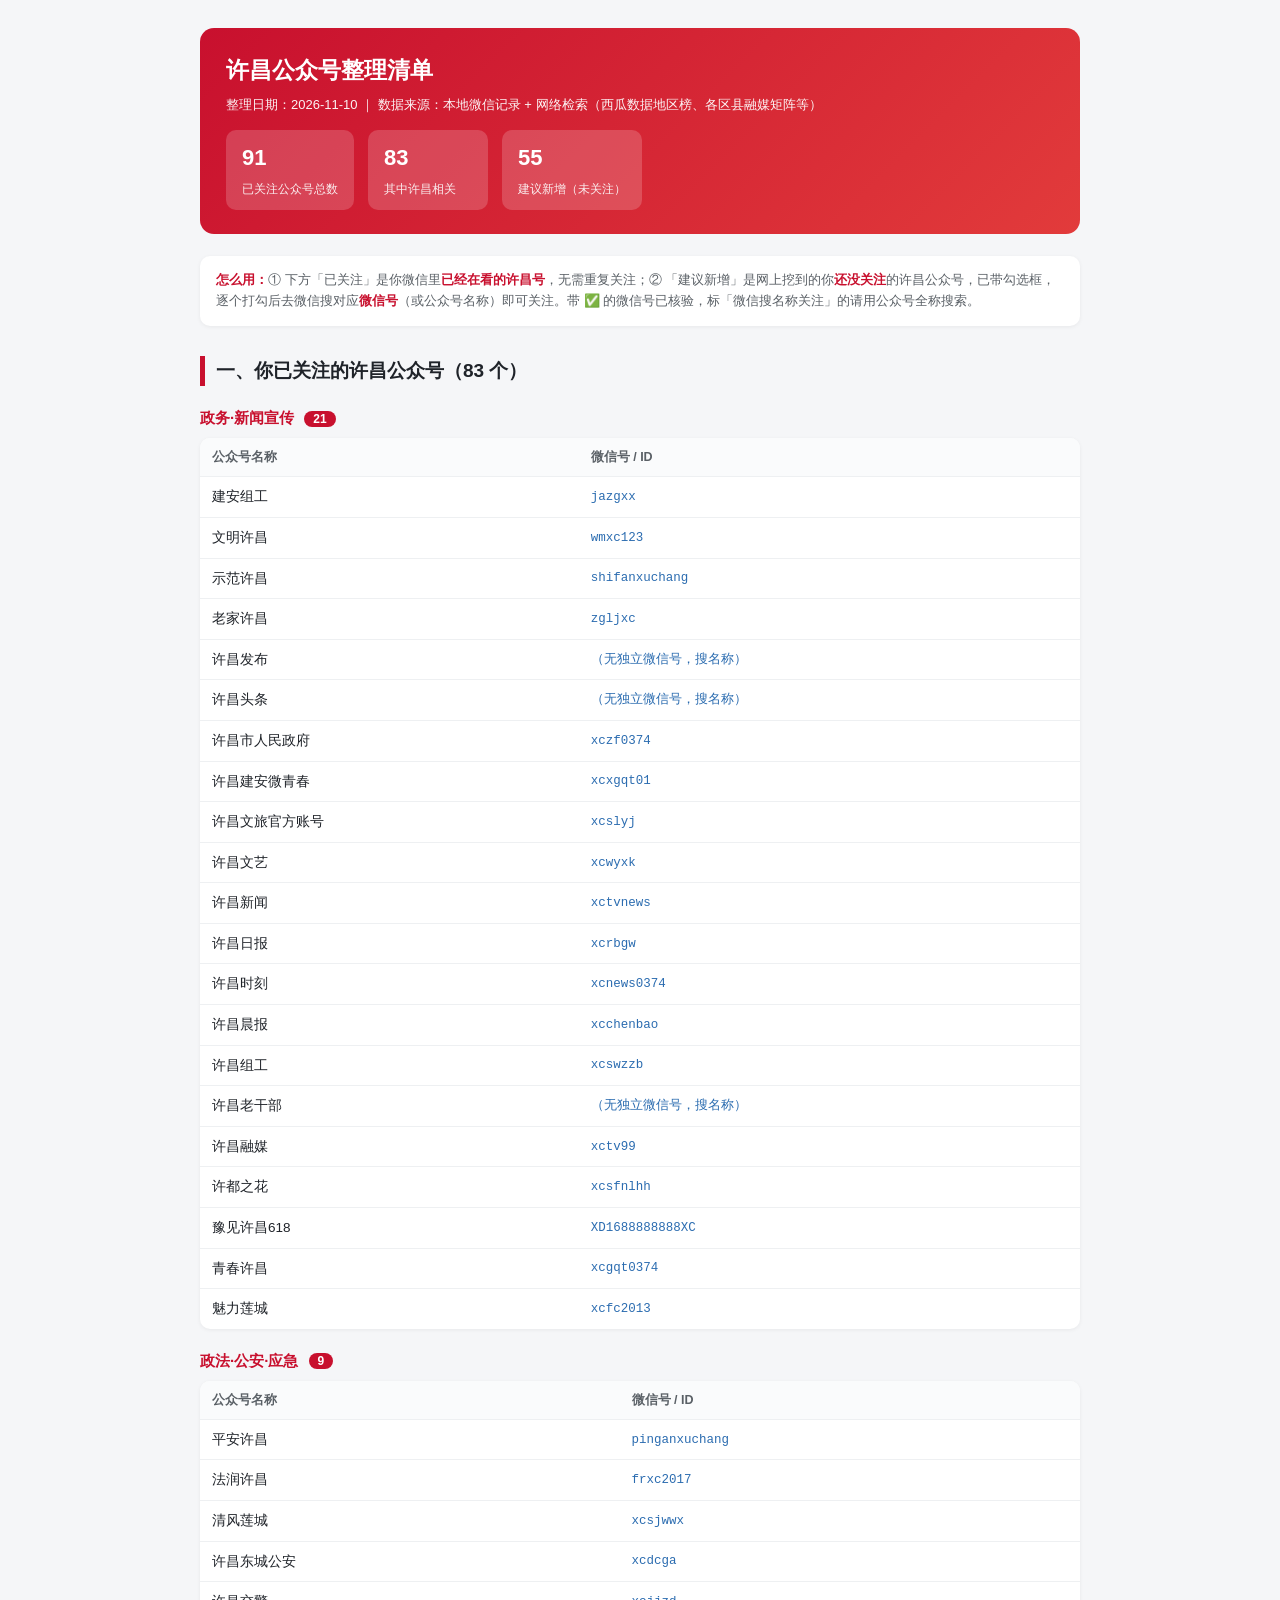
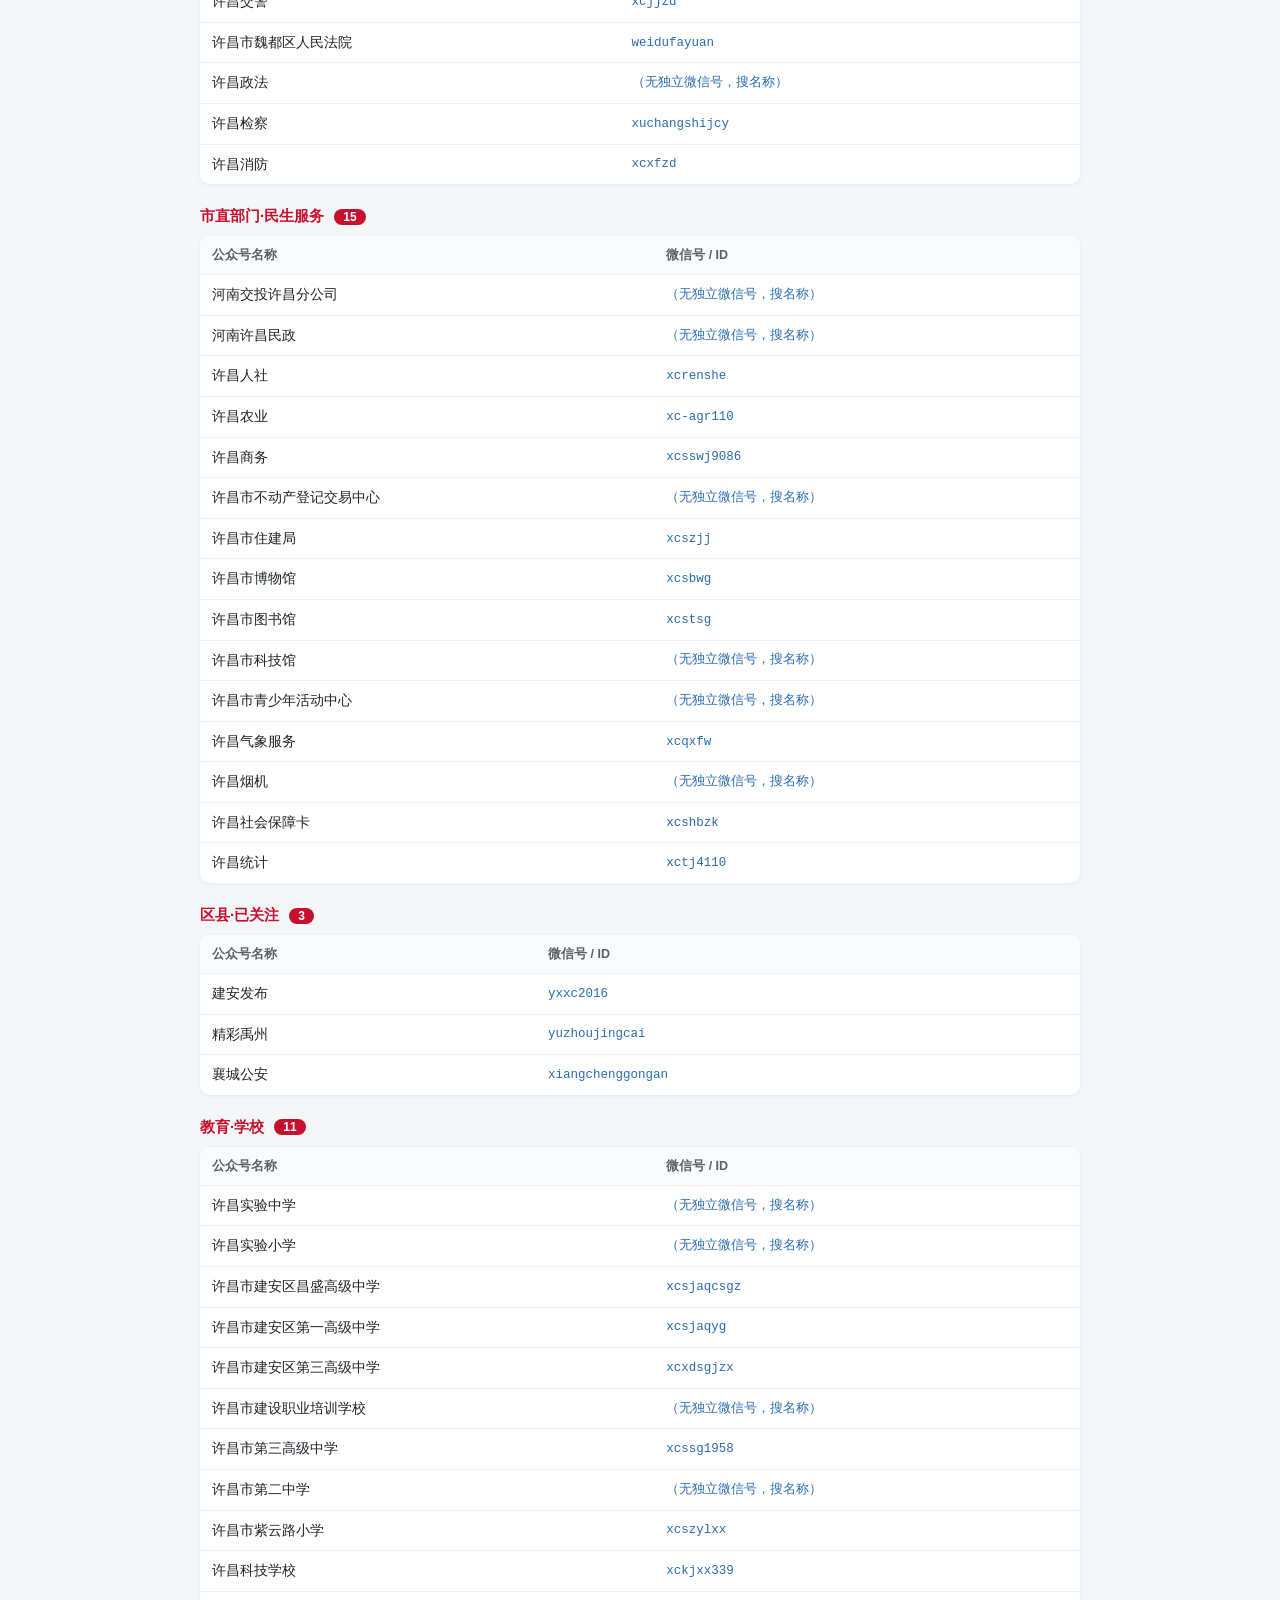
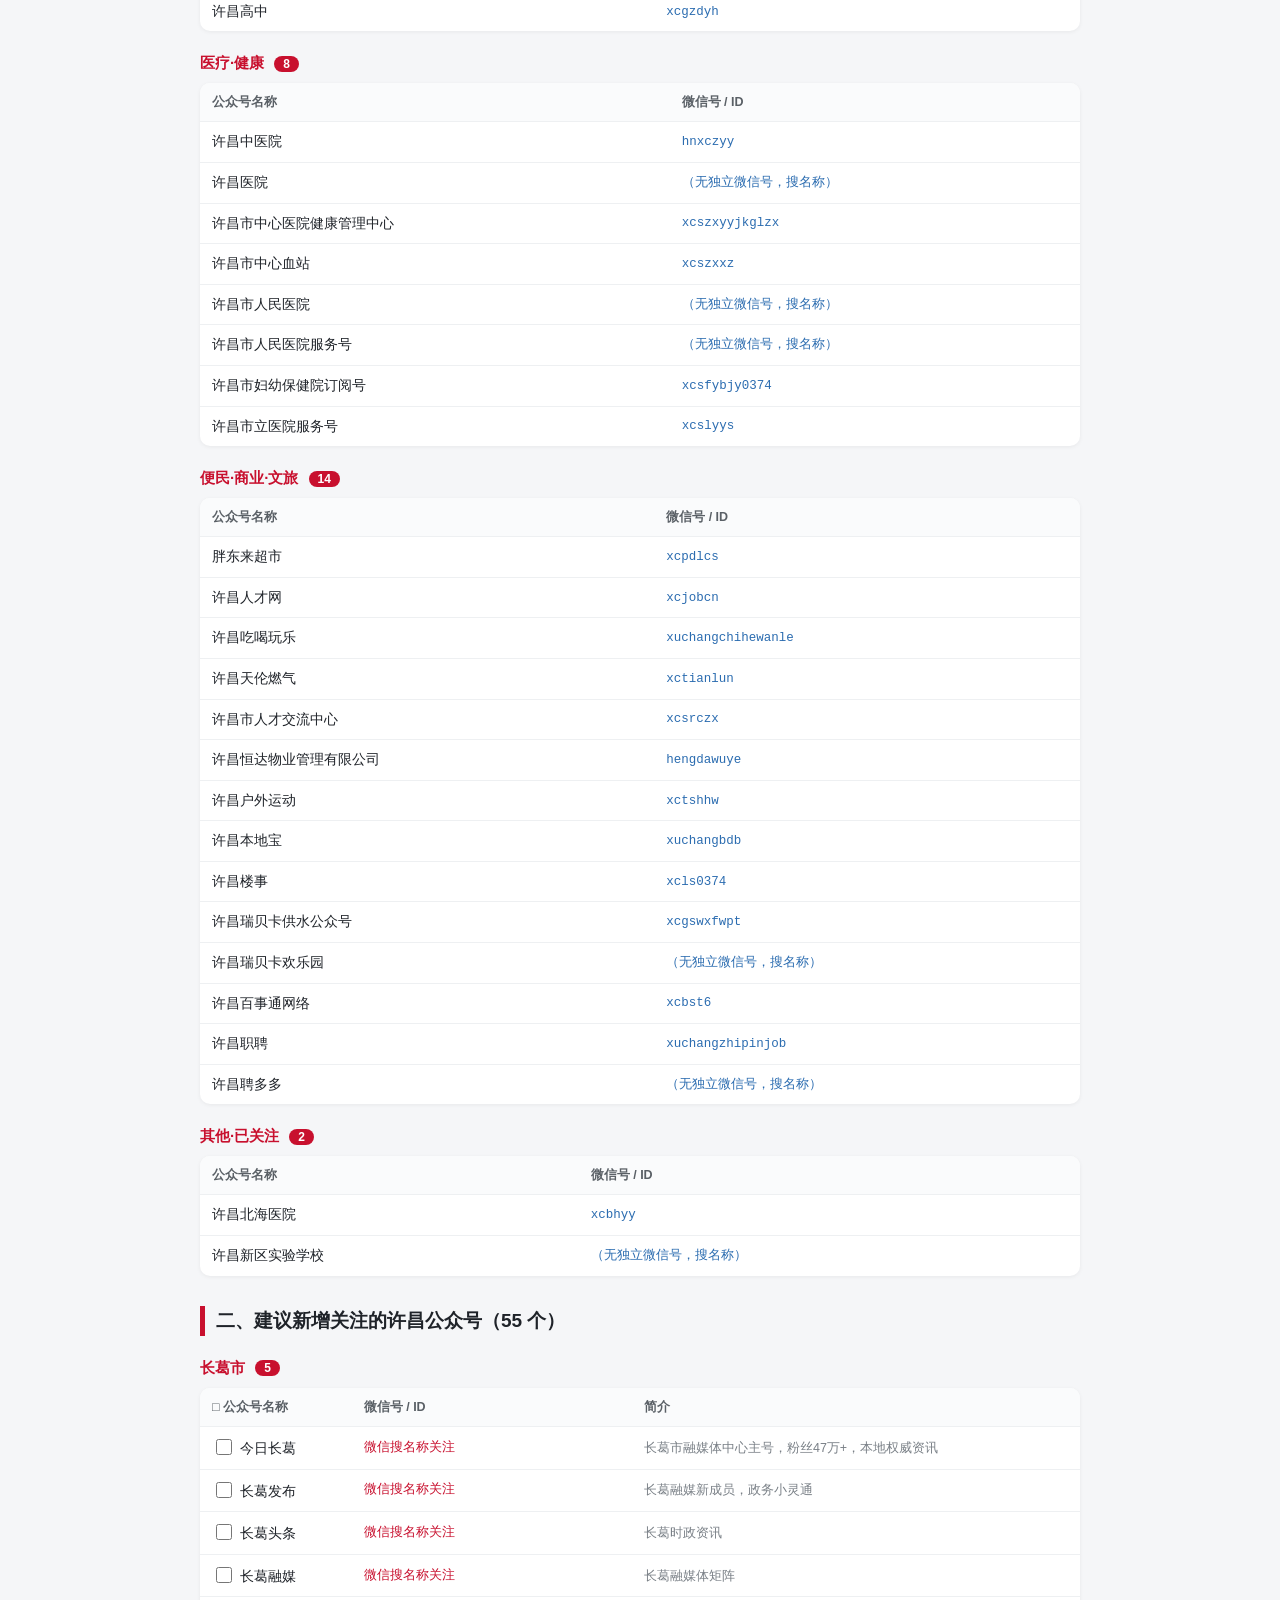
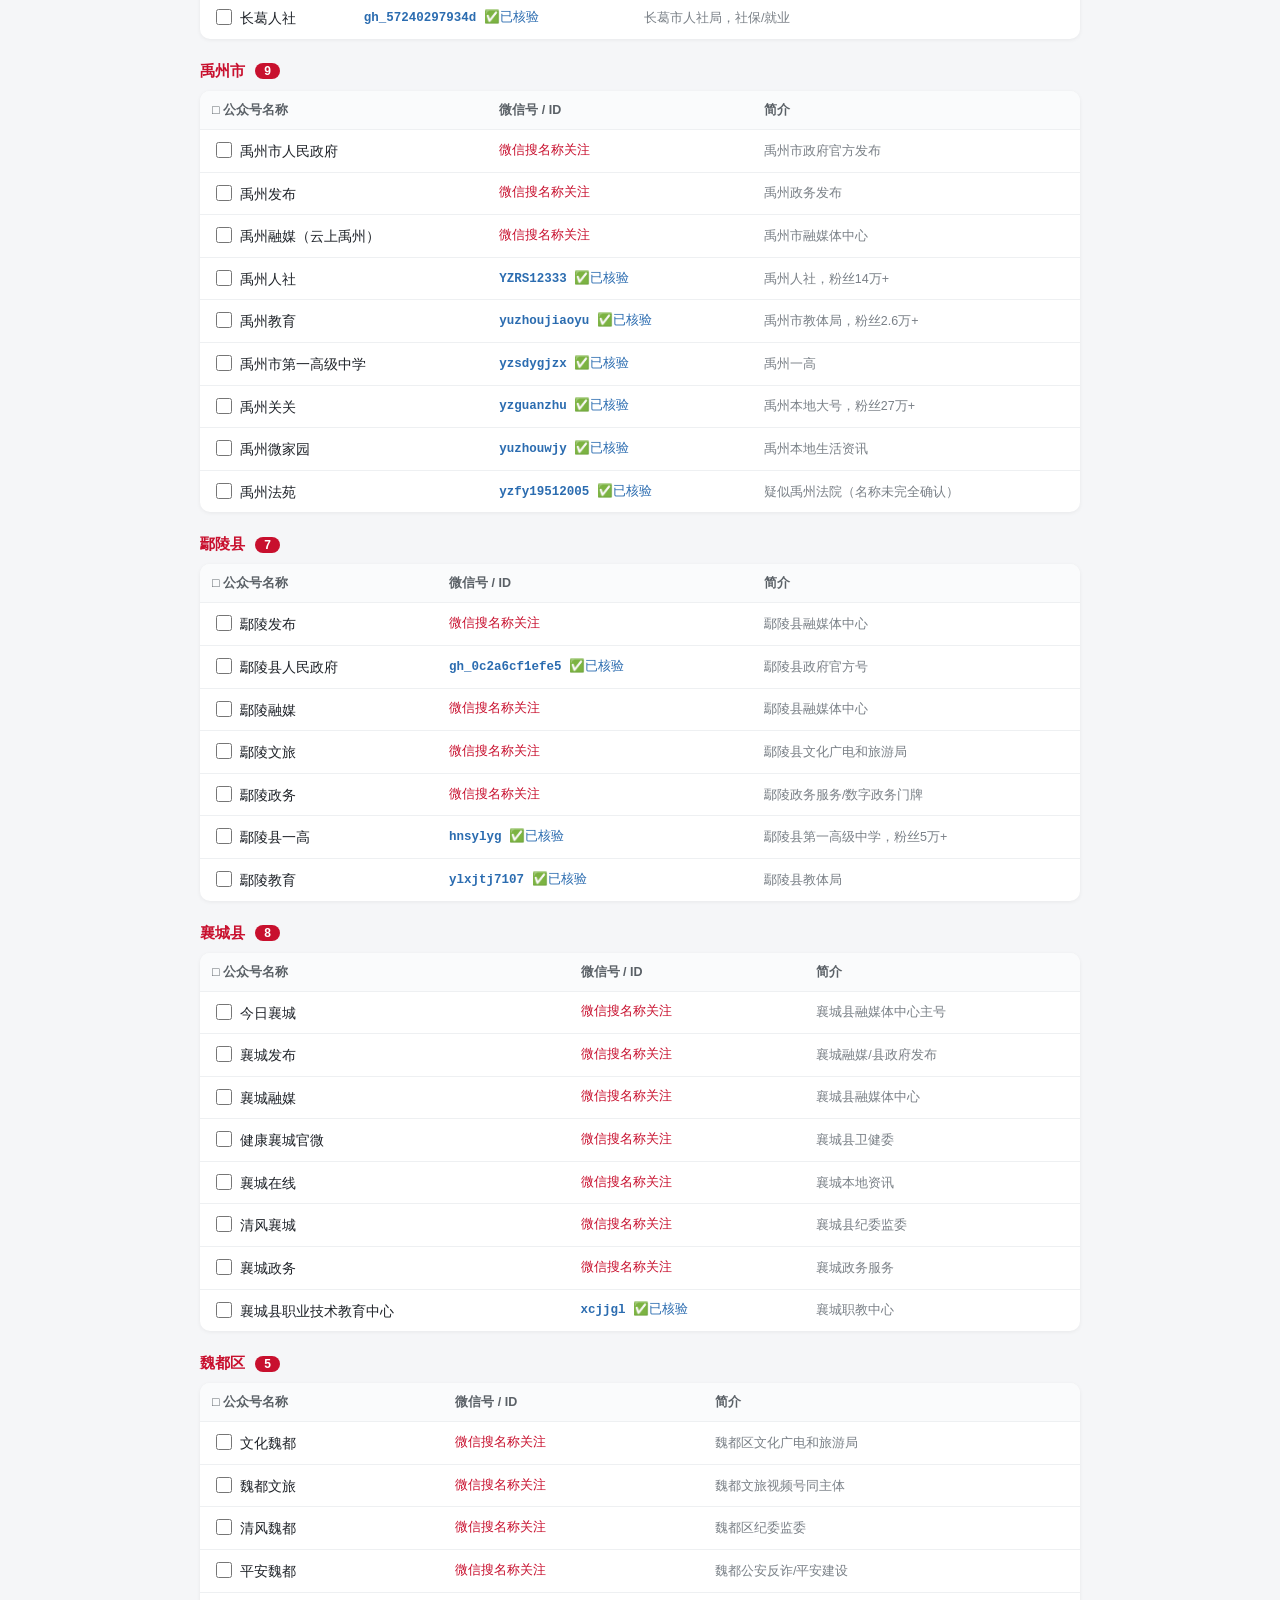
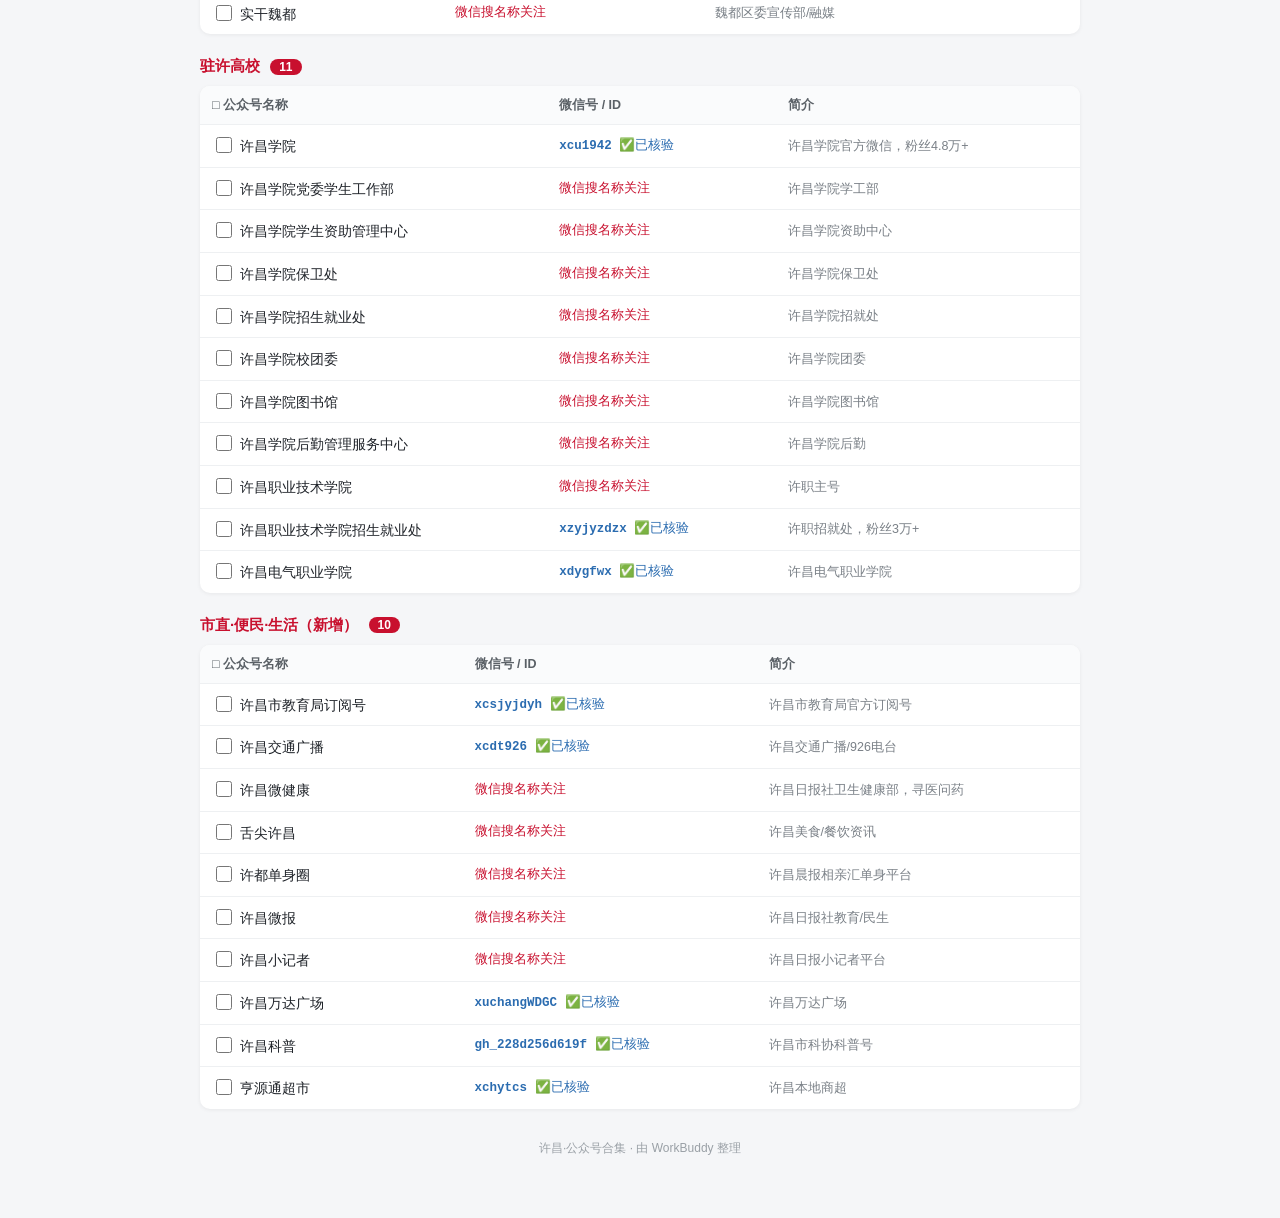
<file: 许昌公众号清单.html>
<!DOCTYPE html>
<html lang="zh-CN"><head><meta charset="utf-8">
<meta name="viewport" content="width=device-width,initial-scale=1">
<title>许昌公众号整理清单</title>
<style>
*{box-sizing:border-box}
body{font-family:-apple-system,"PingFang SC","Microsoft YaHei",sans-serif;margin:0;background:#f5f6f8;color:#1f2329;line-height:1.6}
.wrap{max-width:920px;margin:0 auto;padding:28px 20px 60px}
header{background:linear-gradient(135deg,#c8102e,#e23b3b);color:#fff;border-radius:14px;padding:24px 26px;margin-bottom:22px}
header h1{margin:0 0 6px;font-size:23px}
header p{margin:4px 0;opacity:.95;font-size:13px}
.kpis{display:flex;gap:14px;flex-wrap:wrap;margin-top:14px}
.kpi{background:rgba(255,255,255,.18);border-radius:10px;padding:10px 16px;min-width:120px}
.kpi b{display:block;font-size:22px}
.kpi span{font-size:12px;opacity:.9}
h2{font-size:19px;margin:30px 0 12px;padding-left:11px;border-left:5px solid #c8102e}
h3{font-size:15px;margin:20px 0 8px;color:#c8102e}
.cnt{background:#c8102e;color:#fff;border-radius:10px;font-size:12px;padding:1px 9px;margin-left:6px;vertical-align:middle}
table{width:100%;border-collapse:collapse;background:#fff;border-radius:10px;overflow:hidden;box-shadow:0 1px 4px rgba(0,0,0,.06)}
th,td{text-align:left;padding:9px 12px;font-size:13.5px;border-bottom:1px solid #eef0f2}
th{background:#fafbfc;color:#5a6066;font-weight:600;font-size:12.5px}
tr:last-child td{border-bottom:none}
.wx{color:#2b6cb0;font-family:ui-monospace,Menlo,Consolas,monospace;font-size:12.5px;white-space:nowrap}
.note{color:#7a8087;font-size:12.5px}
.search{color:#c8102e;font-size:12.5px}
.cb{width:16px;height:16px;accent-color:#c8102e;vertical-align:-2px;margin-right:4px}
.tip{background:#fff;border-radius:10px;padding:14px 16px;font-size:13px;color:#5a6066;box-shadow:0 1px 4px rgba(0,0,0,.06);margin-bottom:18px}
.tip b{color:#c8102e}
footer{text-align:center;color:#9aa0a6;font-size:12px;margin-top:30px}
</style></head>
<body><div class="wrap">
<header>
<h1>许昌公众号整理清单</h1>
<p>整理日期：2026-11-10 ｜ 数据来源：本地微信记录 + 网络检索（西瓜数据地区榜、各区县融媒矩阵等）</p>
<div class="kpis">
<div class="kpi"><b>91</b><span>已关注公众号总数</span></div>
<div class="kpi"><b>83</b><span>其中许昌相关</span></div>
<div class="kpi"><b>55</b><span>建议新增（未关注）</span></div>
</div>
</header>

<div class="tip">
<b>怎么用：</b>① 下方「已关注」是你微信里<b>已经在看的许昌号</b>，无需重复关注；② 「建议新增」是网上挖到的你<b>还没关注</b>的许昌公众号，已带勾选框，
逐个打勾后去微信搜对应<b>微信号</b>（或公众号名称）即可关注。带 ✅ 的微信号已核验，标「微信搜名称关注」的请用公众号全称搜索。
</div>

<h2>一、你已关注的许昌公众号（83 个）</h2>
<h3>政务·新闻宣传 <span class='cnt'>21</span></h3><table><tr><th>公众号名称</th><th>微信号 / ID</th></tr><tr><td>建安组工</td><td class='wx'>jazgxx</td></tr><tr><td>文明许昌</td><td class='wx'>wmxc123</td></tr><tr><td>示范许昌</td><td class='wx'>shifanxuchang</td></tr><tr><td>老家许昌</td><td class='wx'>zgljxc</td></tr><tr><td>许昌发布</td><td class='wx'>（无独立微信号，搜名称）</td></tr><tr><td>许昌头条</td><td class='wx'>（无独立微信号，搜名称）</td></tr><tr><td>许昌市人民政府</td><td class='wx'>xczf0374</td></tr><tr><td>许昌建安微青春</td><td class='wx'>xcxgqt01</td></tr><tr><td>许昌文旅官方账号</td><td class='wx'>xcslyj</td></tr><tr><td>许昌文艺</td><td class='wx'>xcwyxk</td></tr><tr><td>许昌新闻</td><td class='wx'>xctvnews</td></tr><tr><td>许昌日报</td><td class='wx'>xcrbgw</td></tr><tr><td>许昌时刻</td><td class='wx'>xcnews0374</td></tr><tr><td>许昌晨报</td><td class='wx'>xcchenbao</td></tr><tr><td>许昌组工</td><td class='wx'>xcswzzb</td></tr><tr><td>许昌老干部</td><td class='wx'>（无独立微信号，搜名称）</td></tr><tr><td>许昌融媒</td><td class='wx'>xctv99</td></tr><tr><td>许都之花</td><td class='wx'>xcsfnlhh</td></tr><tr><td>豫见许昌618</td><td class='wx'>XD1688888888XC</td></tr><tr><td>青春许昌</td><td class='wx'>xcgqt0374</td></tr><tr><td>魅力莲城</td><td class='wx'>xcfc2013</td></tr></table><h3>政法·公安·应急 <span class='cnt'>9</span></h3><table><tr><th>公众号名称</th><th>微信号 / ID</th></tr><tr><td>平安许昌</td><td class='wx'>pinganxuchang</td></tr><tr><td>法润许昌</td><td class='wx'>frxc2017</td></tr><tr><td>清风莲城</td><td class='wx'>xcsjwwx</td></tr><tr><td>许昌东城公安</td><td class='wx'>xcdcga</td></tr><tr><td>许昌交警</td><td class='wx'>xcjjzd</td></tr><tr><td>许昌市魏都区人民法院</td><td class='wx'>weidufayuan</td></tr><tr><td>许昌政法</td><td class='wx'>（无独立微信号，搜名称）</td></tr><tr><td>许昌检察</td><td class='wx'>xuchangshijcy</td></tr><tr><td>许昌消防</td><td class='wx'>xcxfzd</td></tr></table><h3>市直部门·民生服务 <span class='cnt'>15</span></h3><table><tr><th>公众号名称</th><th>微信号 / ID</th></tr><tr><td>河南交投许昌分公司</td><td class='wx'>（无独立微信号，搜名称）</td></tr><tr><td>河南许昌民政</td><td class='wx'>（无独立微信号，搜名称）</td></tr><tr><td>许昌人社</td><td class='wx'>xcrenshe</td></tr><tr><td>许昌农业</td><td class='wx'>xc-agr110</td></tr><tr><td>许昌商务</td><td class='wx'>xcsswj9086</td></tr><tr><td>许昌市不动产登记交易中心</td><td class='wx'>（无独立微信号，搜名称）</td></tr><tr><td>许昌市住建局</td><td class='wx'>xcszjj</td></tr><tr><td>许昌市博物馆</td><td class='wx'>xcsbwg</td></tr><tr><td>许昌市图书馆</td><td class='wx'>xcstsg</td></tr><tr><td>许昌市科技馆</td><td class='wx'>（无独立微信号，搜名称）</td></tr><tr><td>许昌市青少年活动中心</td><td class='wx'>（无独立微信号，搜名称）</td></tr><tr><td>许昌气象服务</td><td class='wx'>xcqxfw</td></tr><tr><td>许昌烟机</td><td class='wx'>（无独立微信号，搜名称）</td></tr><tr><td>许昌社会保障卡</td><td class='wx'>xcshbzk</td></tr><tr><td>许昌统计</td><td class='wx'>xctj4110</td></tr></table><h3>区县·已关注 <span class='cnt'>3</span></h3><table><tr><th>公众号名称</th><th>微信号 / ID</th></tr><tr><td>建安发布</td><td class='wx'>yxxc2016</td></tr><tr><td>精彩禹州</td><td class='wx'>yuzhoujingcai</td></tr><tr><td>襄城公安</td><td class='wx'>xiangchenggongan</td></tr></table><h3>教育·学校 <span class='cnt'>11</span></h3><table><tr><th>公众号名称</th><th>微信号 / ID</th></tr><tr><td>许昌实验中学</td><td class='wx'>（无独立微信号，搜名称）</td></tr><tr><td>许昌实验小学</td><td class='wx'>（无独立微信号，搜名称）</td></tr><tr><td>许昌市建安区昌盛高级中学</td><td class='wx'>xcsjaqcsgz</td></tr><tr><td>许昌市建安区第一高级中学</td><td class='wx'>xcsjaqyg</td></tr><tr><td>许昌市建安区第三高级中学</td><td class='wx'>xcxdsgjzx</td></tr><tr><td>许昌市建设职业培训学校</td><td class='wx'>（无独立微信号，搜名称）</td></tr><tr><td>许昌市第三高级中学</td><td class='wx'>xcssg1958</td></tr><tr><td>许昌市第二中学</td><td class='wx'>（无独立微信号，搜名称）</td></tr><tr><td>许昌市紫云路小学</td><td class='wx'>xcszylxx</td></tr><tr><td>许昌科技学校</td><td class='wx'>xckjxx339</td></tr><tr><td>许昌高中</td><td class='wx'>xcgzdyh</td></tr></table><h3>医疗·健康 <span class='cnt'>8</span></h3><table><tr><th>公众号名称</th><th>微信号 / ID</th></tr><tr><td>许昌中医院</td><td class='wx'>hnxczyy</td></tr><tr><td>许昌医院</td><td class='wx'>（无独立微信号，搜名称）</td></tr><tr><td>许昌市中心医院健康管理中心</td><td class='wx'>xcszxyyjkglzx</td></tr><tr><td>许昌市中心血站</td><td class='wx'>xcszxxz</td></tr><tr><td>许昌市人民医院</td><td class='wx'>（无独立微信号，搜名称）</td></tr><tr><td>许昌市人民医院服务号</td><td class='wx'>（无独立微信号，搜名称）</td></tr><tr><td>许昌市妇幼保健院订阅号</td><td class='wx'>xcsfybjy0374</td></tr><tr><td>许昌市立医院服务号</td><td class='wx'>xcslyys</td></tr></table><h3>便民·商业·文旅 <span class='cnt'>14</span></h3><table><tr><th>公众号名称</th><th>微信号 / ID</th></tr><tr><td>胖东来超市</td><td class='wx'>xcpdlcs</td></tr><tr><td>许昌人才网</td><td class='wx'>xcjobcn</td></tr><tr><td>许昌吃喝玩乐</td><td class='wx'>xuchangchihewanle</td></tr><tr><td>许昌天伦燃气</td><td class='wx'>xctianlun</td></tr><tr><td>许昌市人才交流中心</td><td class='wx'>xcsrczx</td></tr><tr><td>许昌恒达物业管理有限公司</td><td class='wx'>hengdawuye</td></tr><tr><td>许昌户外运动</td><td class='wx'>xctshhw</td></tr><tr><td>许昌本地宝</td><td class='wx'>xuchangbdb</td></tr><tr><td>许昌楼事</td><td class='wx'>xcls0374</td></tr><tr><td>许昌瑞贝卡供水公众号</td><td class='wx'>xcgswxfwpt</td></tr><tr><td>许昌瑞贝卡欢乐园</td><td class='wx'>（无独立微信号，搜名称）</td></tr><tr><td>许昌百事通网络</td><td class='wx'>xcbst6</td></tr><tr><td>许昌职聘</td><td class='wx'>xuchangzhipinjob</td></tr><tr><td>许昌聘多多</td><td class='wx'>（无独立微信号，搜名称）</td></tr></table><h3>其他·已关注 <span class='cnt'>2</span></h3><table><tr><th>公众号名称</th><th>微信号 / ID</th></tr><tr><td>许昌北海医院</td><td class='wx'>xcbhyy</td></tr><tr><td>许昌新区实验学校</td><td class='wx'>（无独立微信号，搜名称）</td></tr></table>

<h2>二、建议新增关注的许昌公众号（55 个）</h2>
<h3>长葛市 <span class='cnt'>5</span></h3><table><tr><th>□ 公众号名称</th><th>微信号 / ID</th><th>简介</th></tr><tr><td><input type='checkbox' class='cb'> 今日长葛</td><td class='wx'><span class='search'>微信搜名称关注</span></td><td class='note'>长葛市融媒体中心主号，粉丝47万+，本地权威资讯</td></tr><tr><td><input type='checkbox' class='cb'> 长葛发布</td><td class='wx'><span class='search'>微信搜名称关注</span></td><td class='note'>长葛融媒新成员，政务小灵通</td></tr><tr><td><input type='checkbox' class='cb'> 长葛头条</td><td class='wx'><span class='search'>微信搜名称关注</span></td><td class='note'>长葛时政资讯</td></tr><tr><td><input type='checkbox' class='cb'> 长葛融媒</td><td class='wx'><span class='search'>微信搜名称关注</span></td><td class='note'>长葛融媒体矩阵</td></tr><tr><td><input type='checkbox' class='cb'> 长葛人社</td><td class='wx'><b>gh_57240297934d</b> ✅已核验</td><td class='note'>长葛市人社局，社保/就业</td></tr></table><h3>禹州市 <span class='cnt'>9</span></h3><table><tr><th>□ 公众号名称</th><th>微信号 / ID</th><th>简介</th></tr><tr><td><input type='checkbox' class='cb'> 禹州市人民政府</td><td class='wx'><span class='search'>微信搜名称关注</span></td><td class='note'>禹州市政府官方发布</td></tr><tr><td><input type='checkbox' class='cb'> 禹州发布</td><td class='wx'><span class='search'>微信搜名称关注</span></td><td class='note'>禹州政务发布</td></tr><tr><td><input type='checkbox' class='cb'> 禹州融媒（云上禹州）</td><td class='wx'><span class='search'>微信搜名称关注</span></td><td class='note'>禹州市融媒体中心</td></tr><tr><td><input type='checkbox' class='cb'> 禹州人社</td><td class='wx'><b>YZRS12333</b> ✅已核验</td><td class='note'>禹州人社，粉丝14万+</td></tr><tr><td><input type='checkbox' class='cb'> 禹州教育</td><td class='wx'><b>yuzhoujiaoyu</b> ✅已核验</td><td class='note'>禹州市教体局，粉丝2.6万+</td></tr><tr><td><input type='checkbox' class='cb'> 禹州市第一高级中学</td><td class='wx'><b>yzsdygjzx</b> ✅已核验</td><td class='note'>禹州一高</td></tr><tr><td><input type='checkbox' class='cb'> 禹州关关</td><td class='wx'><b>yzguanzhu</b> ✅已核验</td><td class='note'>禹州本地大号，粉丝27万+</td></tr><tr><td><input type='checkbox' class='cb'> 禹州微家园</td><td class='wx'><b>yuzhouwjy</b> ✅已核验</td><td class='note'>禹州本地生活资讯</td></tr><tr><td><input type='checkbox' class='cb'> 禹州法苑</td><td class='wx'><b>yzfy19512005</b> ✅已核验</td><td class='note'>疑似禹州法院（名称未完全确认）</td></tr></table><h3>鄢陵县 <span class='cnt'>7</span></h3><table><tr><th>□ 公众号名称</th><th>微信号 / ID</th><th>简介</th></tr><tr><td><input type='checkbox' class='cb'> 鄢陵发布</td><td class='wx'><span class='search'>微信搜名称关注</span></td><td class='note'>鄢陵县融媒体中心</td></tr><tr><td><input type='checkbox' class='cb'> 鄢陵县人民政府</td><td class='wx'><b>gh_0c2a6cf1efe5</b> ✅已核验</td><td class='note'>鄢陵县政府官方号</td></tr><tr><td><input type='checkbox' class='cb'> 鄢陵融媒</td><td class='wx'><span class='search'>微信搜名称关注</span></td><td class='note'>鄢陵县融媒体中心</td></tr><tr><td><input type='checkbox' class='cb'> 鄢陵文旅</td><td class='wx'><span class='search'>微信搜名称关注</span></td><td class='note'>鄢陵县文化广电和旅游局</td></tr><tr><td><input type='checkbox' class='cb'> 鄢陵政务</td><td class='wx'><span class='search'>微信搜名称关注</span></td><td class='note'>鄢陵政务服务/数字政务门牌</td></tr><tr><td><input type='checkbox' class='cb'> 鄢陵县一高</td><td class='wx'><b>hnsylyg</b> ✅已核验</td><td class='note'>鄢陵县第一高级中学，粉丝5万+</td></tr><tr><td><input type='checkbox' class='cb'> 鄢陵教育</td><td class='wx'><b>ylxjtj7107</b> ✅已核验</td><td class='note'>鄢陵县教体局</td></tr></table><h3>襄城县 <span class='cnt'>8</span></h3><table><tr><th>□ 公众号名称</th><th>微信号 / ID</th><th>简介</th></tr><tr><td><input type='checkbox' class='cb'> 今日襄城</td><td class='wx'><span class='search'>微信搜名称关注</span></td><td class='note'>襄城县融媒体中心主号</td></tr><tr><td><input type='checkbox' class='cb'> 襄城发布</td><td class='wx'><span class='search'>微信搜名称关注</span></td><td class='note'>襄城融媒/县政府发布</td></tr><tr><td><input type='checkbox' class='cb'> 襄城融媒</td><td class='wx'><span class='search'>微信搜名称关注</span></td><td class='note'>襄城县融媒体中心</td></tr><tr><td><input type='checkbox' class='cb'> 健康襄城官微</td><td class='wx'><span class='search'>微信搜名称关注</span></td><td class='note'>襄城县卫健委</td></tr><tr><td><input type='checkbox' class='cb'> 襄城在线</td><td class='wx'><span class='search'>微信搜名称关注</span></td><td class='note'>襄城本地资讯</td></tr><tr><td><input type='checkbox' class='cb'> 清风襄城</td><td class='wx'><span class='search'>微信搜名称关注</span></td><td class='note'>襄城县纪委监委</td></tr><tr><td><input type='checkbox' class='cb'> 襄城政务</td><td class='wx'><span class='search'>微信搜名称关注</span></td><td class='note'>襄城政务服务</td></tr><tr><td><input type='checkbox' class='cb'> 襄城县职业技术教育中心</td><td class='wx'><b>xcjjgl</b> ✅已核验</td><td class='note'>襄城职教中心</td></tr></table><h3>魏都区 <span class='cnt'>5</span></h3><table><tr><th>□ 公众号名称</th><th>微信号 / ID</th><th>简介</th></tr><tr><td><input type='checkbox' class='cb'> 文化魏都</td><td class='wx'><span class='search'>微信搜名称关注</span></td><td class='note'>魏都区文化广电和旅游局</td></tr><tr><td><input type='checkbox' class='cb'> 魏都文旅</td><td class='wx'><span class='search'>微信搜名称关注</span></td><td class='note'>魏都文旅视频号同主体</td></tr><tr><td><input type='checkbox' class='cb'> 清风魏都</td><td class='wx'><span class='search'>微信搜名称关注</span></td><td class='note'>魏都区纪委监委</td></tr><tr><td><input type='checkbox' class='cb'> 平安魏都</td><td class='wx'><span class='search'>微信搜名称关注</span></td><td class='note'>魏都公安反诈/平安建设</td></tr><tr><td><input type='checkbox' class='cb'> 实干魏都</td><td class='wx'><span class='search'>微信搜名称关注</span></td><td class='note'>魏都区委宣传部/融媒</td></tr></table><h3>驻许高校 <span class='cnt'>11</span></h3><table><tr><th>□ 公众号名称</th><th>微信号 / ID</th><th>简介</th></tr><tr><td><input type='checkbox' class='cb'> 许昌学院</td><td class='wx'><b>xcu1942</b> ✅已核验</td><td class='note'>许昌学院官方微信，粉丝4.8万+</td></tr><tr><td><input type='checkbox' class='cb'> 许昌学院党委学生工作部</td><td class='wx'><span class='search'>微信搜名称关注</span></td><td class='note'>许昌学院学工部</td></tr><tr><td><input type='checkbox' class='cb'> 许昌学院学生资助管理中心</td><td class='wx'><span class='search'>微信搜名称关注</span></td><td class='note'>许昌学院资助中心</td></tr><tr><td><input type='checkbox' class='cb'> 许昌学院保卫处</td><td class='wx'><span class='search'>微信搜名称关注</span></td><td class='note'>许昌学院保卫处</td></tr><tr><td><input type='checkbox' class='cb'> 许昌学院招生就业处</td><td class='wx'><span class='search'>微信搜名称关注</span></td><td class='note'>许昌学院招就处</td></tr><tr><td><input type='checkbox' class='cb'> 许昌学院校团委</td><td class='wx'><span class='search'>微信搜名称关注</span></td><td class='note'>许昌学院团委</td></tr><tr><td><input type='checkbox' class='cb'> 许昌学院图书馆</td><td class='wx'><span class='search'>微信搜名称关注</span></td><td class='note'>许昌学院图书馆</td></tr><tr><td><input type='checkbox' class='cb'> 许昌学院后勤管理服务中心</td><td class='wx'><span class='search'>微信搜名称关注</span></td><td class='note'>许昌学院后勤</td></tr><tr><td><input type='checkbox' class='cb'> 许昌职业技术学院</td><td class='wx'><span class='search'>微信搜名称关注</span></td><td class='note'>许职主号</td></tr><tr><td><input type='checkbox' class='cb'> 许昌职业技术学院招生就业处</td><td class='wx'><b>xzyjyzdzx</b> ✅已核验</td><td class='note'>许职招就处，粉丝3万+</td></tr><tr><td><input type='checkbox' class='cb'> 许昌电气职业学院</td><td class='wx'><b>xdygfwx</b> ✅已核验</td><td class='note'>许昌电气职业学院</td></tr></table><h3>市直·便民·生活（新增） <span class='cnt'>10</span></h3><table><tr><th>□ 公众号名称</th><th>微信号 / ID</th><th>简介</th></tr><tr><td><input type='checkbox' class='cb'> 许昌市教育局订阅号</td><td class='wx'><b>xcsjyjdyh</b> ✅已核验</td><td class='note'>许昌市教育局官方订阅号</td></tr><tr><td><input type='checkbox' class='cb'> 许昌交通广播</td><td class='wx'><b>xcdt926</b> ✅已核验</td><td class='note'>许昌交通广播/926电台</td></tr><tr><td><input type='checkbox' class='cb'> 许昌微健康</td><td class='wx'><span class='search'>微信搜名称关注</span></td><td class='note'>许昌日报社卫生健康部，寻医问药</td></tr><tr><td><input type='checkbox' class='cb'> 舌尖许昌</td><td class='wx'><span class='search'>微信搜名称关注</span></td><td class='note'>许昌美食/餐饮资讯</td></tr><tr><td><input type='checkbox' class='cb'> 许都单身圈</td><td class='wx'><span class='search'>微信搜名称关注</span></td><td class='note'>许昌晨报相亲汇单身平台</td></tr><tr><td><input type='checkbox' class='cb'> 许昌微报</td><td class='wx'><span class='search'>微信搜名称关注</span></td><td class='note'>许昌日报社教育/民生</td></tr><tr><td><input type='checkbox' class='cb'> 许昌小记者</td><td class='wx'><span class='search'>微信搜名称关注</span></td><td class='note'>许昌日报小记者平台</td></tr><tr><td><input type='checkbox' class='cb'> 许昌万达广场</td><td class='wx'><b>xuchangWDGC</b> ✅已核验</td><td class='note'>许昌万达广场</td></tr><tr><td><input type='checkbox' class='cb'> 许昌科普</td><td class='wx'><b>gh_228d256d619f</b> ✅已核验</td><td class='note'>许昌市科协科普号</td></tr><tr><td><input type='checkbox' class='cb'> 亨源通超市</td><td class='wx'><b>xchytcs</b> ✅已核验</td><td class='note'>许昌本地商超</td></tr></table>

<footer>许昌·公众号合集 · 由 WorkBuddy 整理</footer>
</div></body></html>
</file>
